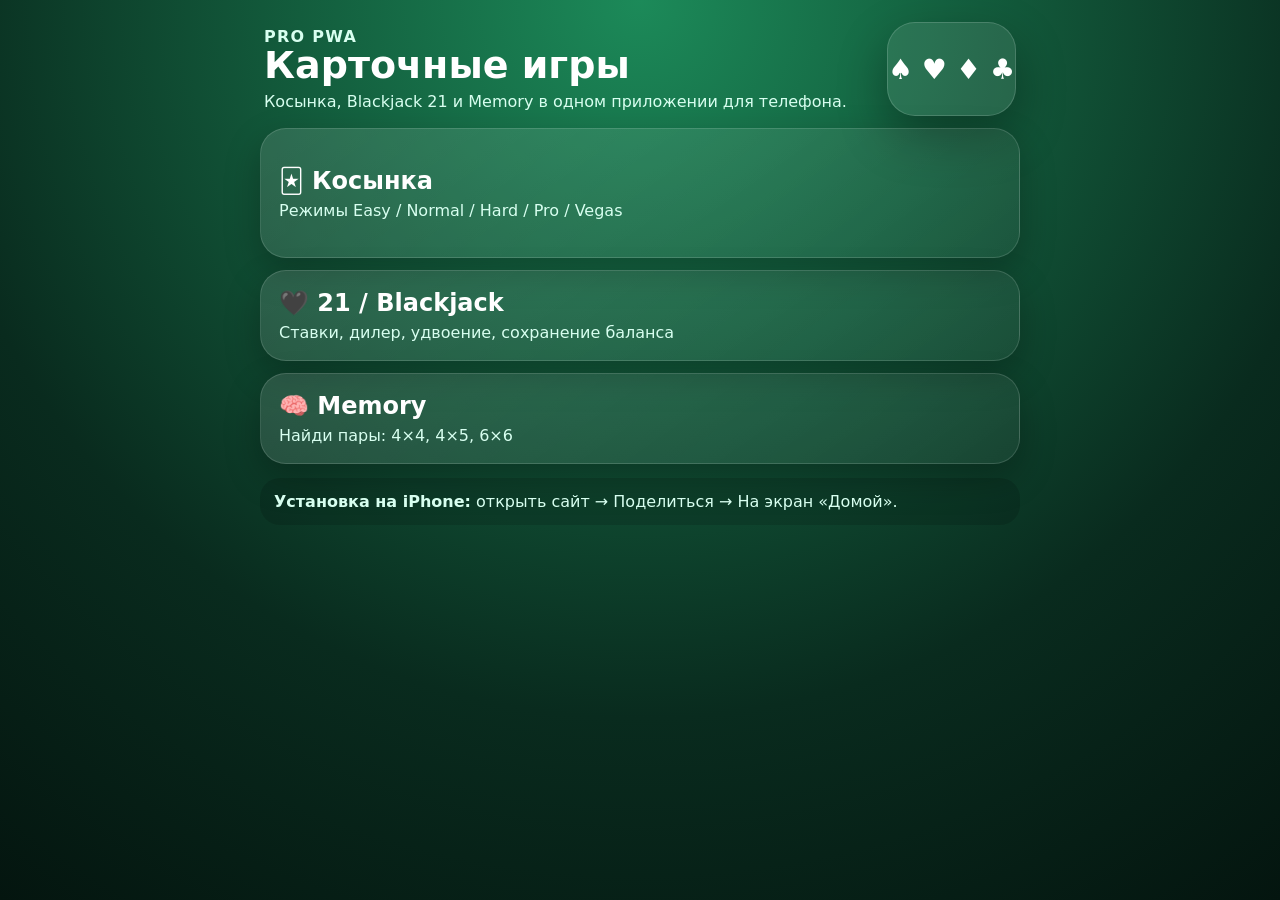
<file: index.html>
<!doctype html><html lang="ru"><head><meta charset="utf-8"><meta name="viewport" content="width=device-width,initial-scale=1,viewport-fit=cover,user-scalable=no"><meta name="theme-color" content="#092b1e"><title>Card Games PRO</title><link rel="manifest" href="manifest.json"><link rel="stylesheet" href="hub.css"></head><body>
<main class="hub"><section class="hero"><div><p class="eyebrow">PRO PWA</p><h1>Карточные игры</h1><p>Косынка, Blackjack 21 и Memory в одном приложении для телефона.</p></div><div class="chip">♠ ♥ ♦ ♣</div></section>
<section class="grid">
<a class="game big" href="solitaire.html"><b>🃏 Косынка</b><span>Режимы Easy / Normal / Hard / Pro / Vegas</span></a>
<a class="game" href="blackjack.html"><b>🖤 21 / Blackjack</b><span>Ставки, дилер, удвоение, сохранение баланса</span></a>
<a class="game" href="memory.html"><b>🧠 Memory</b><span>Найди пары: 4×4, 4×5, 6×6</span></a>
</section>
<section class="tips"><b>Установка на iPhone:</b> открыть сайт → Поделиться → На экран «Домой».</section>
</main><script>if('serviceWorker'in navigator)navigator.serviceWorker.register('sw.js');</script></body></html>
</file>
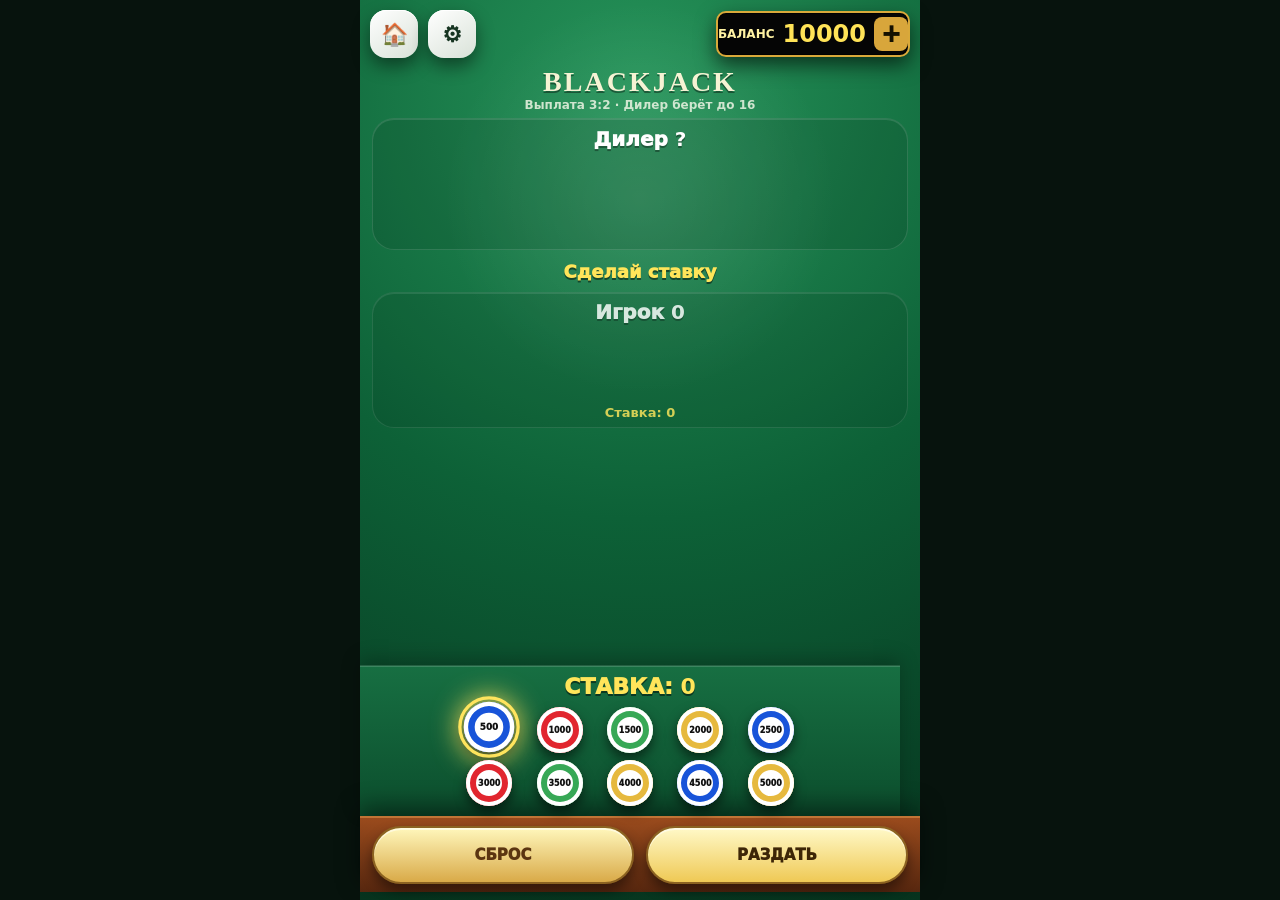
<file: blackjack.html>
<!doctype html>
<html lang="ru">
<head>
<meta charset="utf-8">
<meta name="viewport" content="width=device-width,initial-scale=1,viewport-fit=cover,user-scalable=no">
<meta name="theme-color" content="#0d5b35">
<title>Blackjack PRO</title>
<link rel="manifest" href="manifest.json">
<link rel="stylesheet" href="blackjack.css">
</head>
<body>
<main class="casino" id="casino">
  <header class="topbar">
    <button class="round home" id="homeBtn" aria-label="Игры">🏠</button>
    <button class="round" id="settingsBtn" aria-label="Настройки">⚙️</button>
    <div class="wallet"><span>Баланс</span><b id="balance">10000</b><button id="addMoney">+</button></div>
  </header>

  <section class="felt">
    <div class="table-title">
      <b>BLACKJACK</b>
      <span>Выплата 3:2 · Дилер берёт до 16</span>
    </div>

    <div class="dealer-zone zone">
      <div class="zone-title">Дилер <b id="dealerScore">?</b></div>
      <div id="dealerCards" class="cards"></div>
    </div>

    <div class="result" id="status">Сделай ставку</div>

    <div class="player-wrap">
      <div class="hand-zone zone active" data-hand="0">
        <div class="zone-title">Игрок <b id="playerScore0">0</b></div>
        <div id="playerCards0" class="cards"></div>
        <div class="hand-bet">Ставка: <b id="handBet0">0</b></div>
      </div>
      <div class="hand-zone zone" data-hand="1" id="splitHand">
        <div class="zone-title">Рука 2 <b id="playerScore1">0</b></div>
        <div id="playerCards1" class="cards"></div>
        <div class="hand-bet">Ставка: <b id="handBet1">0</b></div>
      </div>
    </div>
  </section>

  <div class="bet-panel">
      <div class="bet-line">СТАВКА: <b id="bet">0</b></div>
      <div class="chips">
        <button class="chip chip-blue" data-chip="500"><span>500</span></button>
        <button class="chip chip-red" data-chip="1000"><span>1000</span></button>
        <button class="chip chip-green" data-chip="1500"><span>1500</span></button>
        <button class="chip chip-gold" data-chip="2000"><span>2000</span></button>
        <button class="chip chip-blue" data-chip="2500"><span>2500</span></button>
        <button class="chip chip-red" data-chip="3000"><span>3000</span></button>
        <button class="chip chip-green" data-chip="3500"><span>3500</span></button>
        <button class="chip chip-gold" data-chip="4000"><span>4000</span></button>
        <button class="chip chip-blue" data-chip="4500"><span>4500</span></button>
        <button class="chip chip-gold" data-chip="5000"><span>5000</span></button>
      </div>
    </div>

  <nav class="actions pre" id="preActions">
    <button id="clearBet">СБРОС</button>
    <button class="gold" id="dealBtn">РАЗДАТЬ</button>
  </nav>

  <nav class="actions game" id="gameActions" hidden>
    <button id="insuranceBtn">СТРАХ.</button>
    <button id="splitBtn">РАЗДЕЛ</button>
    <button id="doubleBtn">x2</button>
    <button id="standBtn">СТОП</button>
    <button id="hitBtn">ЕЩЁ</button>
  </nav>

  <div class="modal" id="modal" hidden>
    <div class="modal-card">
      <div class="modal-head"><b id="modalTitle">Меню</b><button id="modalClose">×</button></div>
      <div id="modalBody" class="modal-body"></div>
    </div>
  </div>
</main>
<script src="blackjack.js"></script>
</body>
</html>
</file>
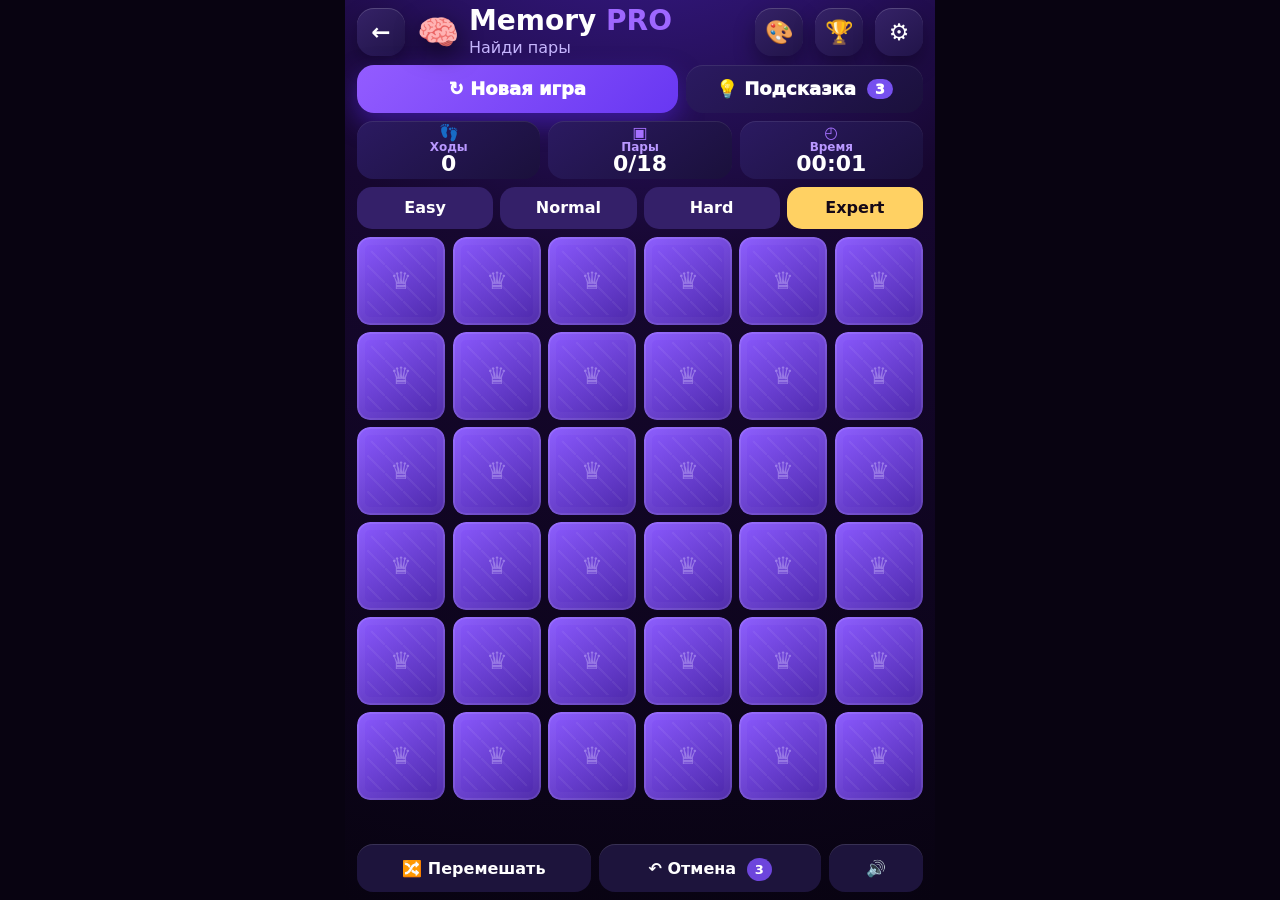
<file: memory.html>
<!doctype html>
<html lang="ru">
<head>
<meta charset="utf-8">
<meta name="viewport" content="width=device-width,initial-scale=1,viewport-fit=cover,user-scalable=no">
<meta name="theme-color" content="#120828">
<title>Memory PRO</title>
<link rel="manifest" href="manifest.json">
<link rel="stylesheet" href="memory.css">
</head>
<body>
<div id="app">
<section id="memory" class="screen memory-screen active">
  <header class="pro-head compact-head">
    <button class="icon-btn back">←</button>
    <div class="brand">
      <div class="brain">🧠</div>
      <div><h2>Memory <span>PRO</span></h2><p>Найди пары</p></div>
    </div>
    <button class="icon-btn" id="memTheme">🎨</button>
    <button class="icon-btn" id="memBestBtn">🏆</button>
    <button class="icon-btn" id="memSettings">⚙️</button>
  </header>

  <div class="compact-actions">
    <button id="memNew" class="new-btn">↻ Новая игра</button>
    <button id="memHint" class="hint-btn">💡 <span>Подсказка</span> <em id="hintCount">3</em></button>
  </div>

  <div class="mem-stats compact-stats">
    <div><span>👣</span><small>Ходы</small><b id="memMoves">0</b></div>
    <div><span>▣</span><small>Пары</small><b id="memPairs">0/18</b></div>
    <div><span>◴</span><small>Время</small><b id="memTime">00:00</b></div>
  </div>

  <div class="mode-tabs compact-tabs">
    <button data-memmode="easy">Easy</button>
    <button data-memmode="normal">Normal</button>
    <button data-memmode="hard">Hard</button>
    <button data-memmode="expert" class="on">Expert</button>
  </div>

  <div id="memoryGrid" class="memory-grid expert"></div>

  <div class="mem-bottom compact-bottom">
    <button id="memShuffle">🔀 Перемешать</button>
    <button id="memUndo">↶ Отмена <em id="undoCount">3</em></button>
    <button id="memSound">🔊</button>
  </div>

  <div id="modalBackdrop" class="modal-backdrop" hidden>
    <div class="modal-card">
      <div class="modal-head">
        <b id="modalTitle">Меню</b>
        <button id="modalClose">×</button>
      </div>
      <div id="modalBody" class="modal-body"></div>
    </div>
  </div>

  <span id="memModeLabel" hidden>Expert 6×6</span>
  <span id="memStars" hidden>⭐⭐⭐</span>
  <span id="memBest" hidden>—</span>
</section>
</div>
<script src="memory.js"></script>
</body>
</html>
</file>
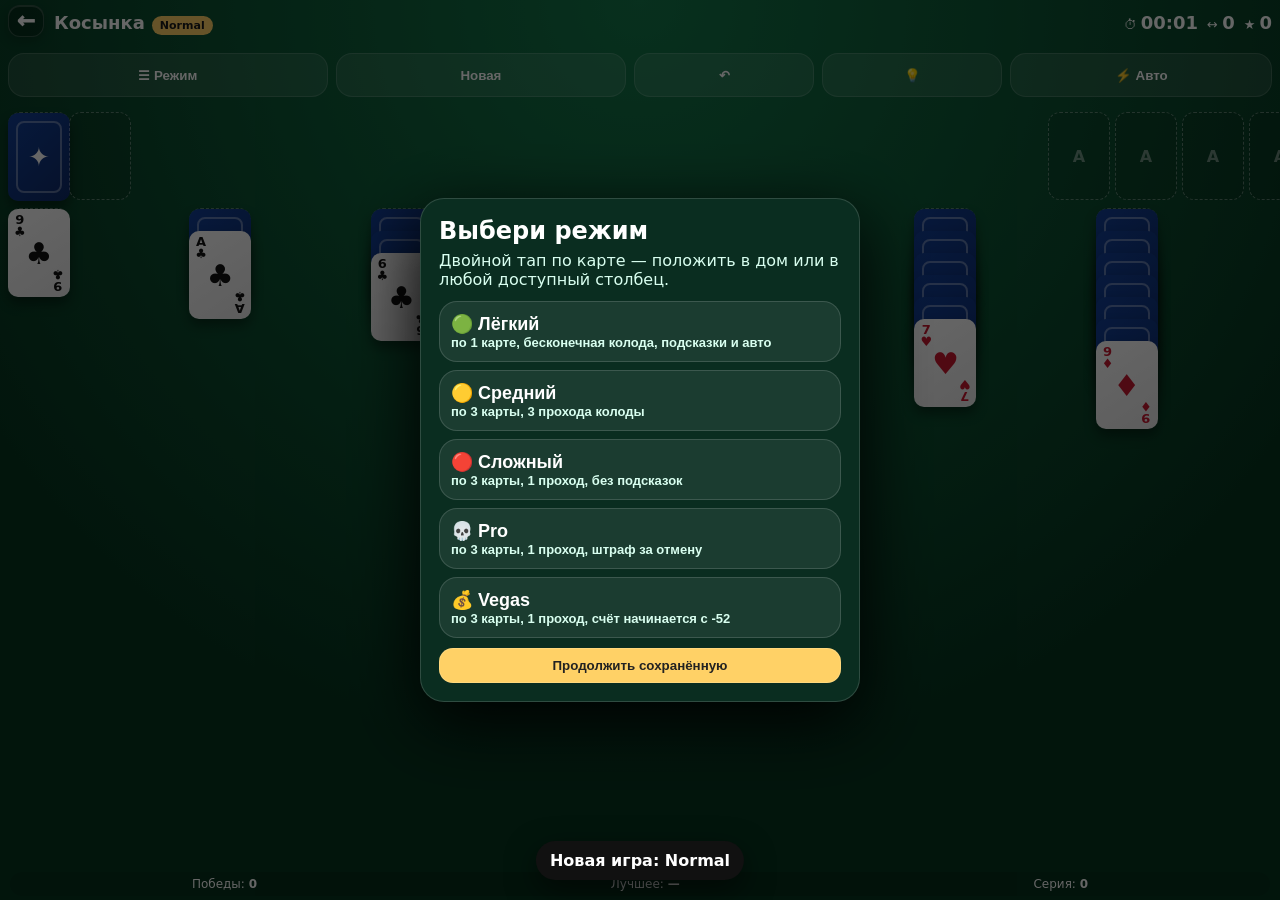
<file: solitaire.html>
<!doctype html><html lang="ru"><head><meta charset="utf-8"><meta name="viewport" content="width=device-width,initial-scale=1,viewport-fit=cover,user-scalable=no"><meta name="theme-color" content="#0b5f38"><title>Косынка PRO</title><link rel="manifest" href="manifest.json"><link rel="stylesheet" href="solitaire.css"></head><body>
<div id="app">
<header class="top"><a class="homeBtn" href="index.html" aria-label="Игры">←</a><div><b>Косынка</b><span id="modeBadge">Normal</span></div><div class="stats"><span>⏱ <b id="timer">00:00</b></span><span>↔ <b id="moves">0</b></span><span>★ <b id="score">0</b></span></div></header>
<section class="toolbar"><button id="menuBtn">☰ Режим</button><button id="newGame">Новая</button><button id="undo">↶</button><button id="hint">💡</button><button id="auto">⚡ Авто</button></section>
<main id="board"><div class="upper"><div class="slot stock" id="stock"></div><div class="slot waste" id="waste"></div><div class="spacer"></div><div class="foundations" id="foundations"></div></div><div class="tableau" id="tableau"></div></main>
<section class="bottom"><div>Победы: <b id="wins">0</b></div><div>Лучшее: <b id="best">—</b></div><div>Серия: <b id="streak">0</b></div></section>
</div>
<div id="modal" class="modal show"><div class="panel"><h2>Выбери режим</h2><p>Двойной тап по карте — положить в дом или в любой доступный столбец.</p><div class="modes" id="modes"></div><button id="continueBtn" class="wide">Продолжить сохранённую</button></div></div><div id="toast"></div><script src="solitaire_app.js"></script></body></html>
</file>
<file: hub.css>
*{box-sizing:border-box;-webkit-tap-highlight-color:transparent}body{margin:0;min-height:100dvh;font-family:system-ui,-apple-system,Segoe UI,Arial;background:radial-gradient(circle at top,#1c8a59,#092b1e 65%,#04150f);color:#fff;padding:env(safe-area-inset-top) 14px env(safe-area-inset-bottom)}.hub{max-width:760px;margin:auto}.hero{display:flex;justify-content:space-between;gap:14px;align-items:center;padding:22px 4px 12px}.eyebrow{margin:0 0 4px;color:#ffd166;font-weight:900;letter-spacing:.08em}.hero h1{font-size:38px;line-height:1;margin:0 0 8px}.hero p{margin:0;color:#d8fff0}.chip{min-width:94px;height:94px;border-radius:28px;background:#ffffff17;border:1px solid #ffffff28;display:flex;align-items:center;justify-content:center;text-align:center;font-size:28px;box-shadow:0 20px 50px #0005}.grid{display:grid;gap:12px}.game{display:block;text-decoration:none;color:#fff;padding:18px;border-radius:26px;background:linear-gradient(145deg,#ffffff1f,#ffffff0c);border:1px solid #ffffff24;box-shadow:0 14px 35px #0004}.game:active{transform:scale(.985)}.game b{display:block;font-size:24px;margin-bottom:6px}.game span{color:#d8fff0}.big{min-height:130px;display:flex;flex-direction:column;justify-content:center}.tips{margin-top:14px;padding:14px;border-radius:20px;background:#00000024;color:#d8fff0}button{font:inherit}
</file>
<file: blackjack.css>
*{box-sizing:border-box;-webkit-tap-highlight-color:transparent}
html,body{margin:0;height:100%;overflow:hidden;background:#07130d;color:#fff;font-family:system-ui,-apple-system,Segoe UI,Arial,sans-serif}
button{font:inherit;border:0;cursor:pointer}
.casino{
  height:100dvh;
  max-width:560px;
  margin:0 auto;
  padding:calc(env(safe-area-inset-top) + 8px) 10px calc(env(safe-area-inset-bottom) + 8px);
  display:flex;
  flex-direction:column;
  background:
    radial-gradient(circle at 50% 22%,rgba(255,255,255,.11),transparent 26%),
    radial-gradient(circle at 50% 10%,#26945a,#0d6137 50%,#07351f 100%);
  position:relative;
}
.topbar{height:52px;display:flex;align-items:center;gap:10px;flex:0 0 auto}
.round{
  width:48px;height:48px;border-radius:16px;background:linear-gradient(145deg,#ffffff,#d9e2d8);
  color:#173522;font-weight:1000;font-size:22px;box-shadow:0 8px 18px #0007,inset 0 1px #fff
}
.wallet{
  margin-left:auto;height:46px;min-width:190px;border-radius:10px;background:#050505;border:2px solid #d9a93a;
  display:flex;align-items:center;justify-content:center;gap:8px;box-shadow:0 8px 20px #0009,inset 0 0 0 1px #000;
  color:#ffe357;
}
.wallet span{font-size:12px;color:#fff2a3;font-weight:800;text-transform:uppercase}
.wallet b{font-size:24px;line-height:1}
.wallet button{width:34px;height:34px;border-radius:8px;background:#d8a63b;color:#151000;font-size:24px;font-weight:1000}

.felt{
  flex:1 1 auto;min-height:0;position:relative;padding:6px 2px 0;display:flex;flex-direction:column;align-items:center;
}
.table-title{text-align:center;margin:2px 0 4px;line-height:1}
.table-title b{display:block;font-family:Georgia,serif;font-size:32px;letter-spacing:2px;text-shadow:0 2px #0006;color:#f6f3d4}
.table-title span{font-weight:800;color:#e2efdc;font-size:13px;opacity:.9}
.zone{
  width:100%;border-radius:22px;background:rgba(0,0,0,.10);border:1px solid rgba(255,255,255,.12);
  box-shadow:inset 0 1px rgba(255,255,255,.12);padding:8px;margin:4px 0;
}
.zone-title{text-align:center;font-size:21px;font-weight:1000;text-shadow:0 2px #0005;margin-bottom:6px}
.cards{min-height:92px;display:flex;align-items:center;justify-content:center;gap:8px;flex-wrap:wrap}
.card{
  width:72px;height:98px;border-radius:13px;background:linear-gradient(145deg,#fff,#e9e9e9);color:#111;
  box-shadow:0 10px 18px #0008,inset 0 0 0 1px #ddd;position:relative;display:flex;align-items:center;justify-content:center;
  font-weight:1000;font-size:23px;transform:translateY(0);animation:deal .18s ease-out;
}
.card.red{color:#d61d3f}
.card .corner{position:absolute;left:7px;top:5px;font-size:16px;line-height:.95;text-align:center}
.card .big{font-size:28px}
.card.back{
  color:#fff;background:var(--back-gradient,linear-gradient(145deg,#154aa8,#0a2356));
  box-shadow:0 10px 18px #0008,inset 0 0 0 4px #ffffff26,inset 0 0 0 10px #00000013;
}
.card.back:after{content:var(--back-symbol,'✦');font-size:34px;opacity:.95}
body.back-red .card.back{--back-gradient:linear-gradient(145deg,#ba1931,#5b0713)}
body.back-dark .card.back{--back-gradient:linear-gradient(145deg,#30343d,#07090e)}
body.back-neon .card.back{--back-gradient:linear-gradient(145deg,#8b30ff,#1710a8);--back-symbol:'◆'}
body.card-minimal .card{border-radius:10px;box-shadow:0 6px 13px #0008}
body.card-casino .card{background:linear-gradient(145deg,#fffdf4,#e3dbc8);border:2px solid #d5b16b}
@keyframes deal{from{transform:translateY(-16px) scale(.92);opacity:.2}to{transform:translateY(0) scale(1);opacity:1}}

.result{
  min-height:38px;display:flex;align-items:center;justify-content:center;text-align:center;
  font-size:20px;font-weight:1000;text-shadow:0 2px #0007;color:#ffe55a;margin:2px 0;
}
.player-wrap{width:100%;display:grid;grid-template-columns:1fr;gap:6px}
.player-wrap.split{grid-template-columns:1fr 1fr}
.hand-zone{min-height:132px}
.hand-zone:not(.active){opacity:.82}
.hand-zone.active{outline:3px solid rgba(255,229,90,.75)}
#splitHand{display:none}
.player-wrap.split #splitHand{display:block}
.hand-bet{text-align:center;color:#ffe55a;font-size:14px;font-weight:900}

.bet-panel{width:100%;margin-top:auto;flex:0 0 auto}
.bet-line{text-align:center;font-size:24px;font-weight:1000;color:#ffe55a;text-shadow:0 2px #0007;margin:4px 0 8px}
.chips{display:grid;grid-template-columns:repeat(4,1fr);gap:12px;padding:0 18px 5px}
.chip{
  aspect-ratio:1/1;border-radius:50%;position:relative;background:#fff;color:#111;font-weight:1000;
  box-shadow:0 8px 17px #0007,inset 0 0 0 5px #fff,inset 0 0 0 12px currentColor;
}
.chip span{position:absolute;inset:30%;border-radius:50%;background:#fff;display:flex;align-items:center;justify-content:center;font-size:14px;color:#111}
.chip-blue{color:#1854d9}.chip-red{color:#e1262f}.chip-green{color:#37a856}.chip-gold{color:#e6b93e}
.chip:active{transform:scale(.94)}

.actions{
  flex:0 0 auto;display:grid;gap:8px;background:linear-gradient(180deg,#8a431b,#5a2c13);
  margin:0 -10px calc(env(safe-area-inset-bottom) * -1);padding:10px 12px calc(env(safe-area-inset-bottom) + 10px);
  border-top:3px solid #c17436;box-shadow:0 -9px 25px #0007;
}
.actions.pre{grid-template-columns:repeat(4,1fr)}
.actions.game{grid-template-columns:repeat(5,1fr)}
.actions button{
  height:54px;border-radius:999px;background:linear-gradient(#fff7bc,#d9aa48);color:#5b3511;
  font-weight:1000;font-size:15px;box-shadow:0 7px 13px #0007,inset 0 2px #fff8;border:2px solid #8b6221;
}
.actions .gold{background:linear-gradient(#fff9c8,#efc955);color:#3d2607}
.actions button:disabled{opacity:.45;filter:grayscale(1)}

.modal{position:fixed;inset:0;background:#0009;z-index:20;display:flex;align-items:center;justify-content:center;padding:16px}
.modal[hidden]{display:none}
.modal-card{width:min(450px,100%);border-radius:24px;background:linear-gradient(145deg,#16351f,#09170e);border:1px solid #ffffff24;box-shadow:0 20px 80px #000;overflow:hidden}
.modal-head{display:flex;align-items:center;justify-content:space-between;padding:15px 17px;border-bottom:1px solid #ffffff18}
.modal-head b{font-size:22px}.modal-head button{width:38px;height:38px;border-radius:12px;background:#ffffff22;color:#fff;font-size:25px}
.modal-body{padding:15px;display:grid;gap:10px}
.modal-body button{min-height:48px;border-radius:15px;background:#ffffff16;color:#fff;font-weight:900;text-align:left;padding:0 14px}
.modal-body .line{padding:10px;border-radius:14px;background:#ffffff10;display:flex;justify-content:space-between;gap:12px}
.modal-body .danger{background:#743127}
.modal-body h4{margin:8px 0 0;color:#ffe55a}

@media(max-height:760px){
  .topbar{height:46px}.round{width:42px;height:42px}.wallet{height:42px}.table-title b{font-size:25px}.table-title span{font-size:11px}
  .zone-title{font-size:18px;margin-bottom:3px}.cards{min-height:78px}.card{width:60px;height:82px;font-size:20px}.card .big{font-size:24px}.card .corner{font-size:13px}
  .hand-zone{min-height:110px}.result{min-height:30px;font-size:17px}.bet-line{font-size:20px;margin:2px 0 5px}
  .chips{gap:10px;padding:0 34px 4px}.actions button{height:48px;font-size:13px}
}
@media(max-width:430px){
  .casino{padding-left:8px;padding-right:8px}.wallet{min-width:150px}.wallet b{font-size:20px}.table-title b{font-size:26px}
  .chips{padding-left:36px;padding-right:36px}.actions.game{grid-template-columns:repeat(5,1fr);gap:5px;padding-left:6px;padding-right:6px}
  .actions button{font-size:12px}.chip span{font-size:12px}
}


/* V6.8.1 BLACKJACK UI FIX */
.casino{
  gap:0!important;
}
.felt{
  padding-bottom:6px!important;
}
.player-wrap{
  margin-bottom:6px!important;
}
.hand-zone{
  min-height:118px!important;
  padding:7px!important;
}
.player-wrap.split .hand-zone{
  min-height:160px!important;
}
.cards{
  min-height:78px!important;
  gap:7px!important;
}
.card{
  animation:cardDeal .28s cubic-bezier(.2,.9,.2,1) both!important;
}
.card:nth-child(1){animation-delay:.02s!important}
.card:nth-child(2){animation-delay:.08s!important}
.card:nth-child(3){animation-delay:.14s!important}
.card:nth-child(4){animation-delay:.20s!important}
.card:nth-child(5){animation-delay:.26s!important}
@keyframes cardDeal{
  0%{opacity:0;transform:translateY(-38px) scale(.82) rotate(-4deg)}
  70%{opacity:1;transform:translateY(4px) scale(1.03) rotate(1deg)}
  100%{opacity:1;transform:translateY(0) scale(1) rotate(0)}
}
.bet-panel{
  margin-top:0!important;
  background:rgba(0,0,0,.10);
  border:1px solid rgba(255,255,255,.10);
  border-radius:18px;
  padding:6px 8px 8px;
}
.bet-line{
  font-size:20px!important;
  margin:0 0 6px!important;
}
.chips{
  padding:0 28px!important;
  gap:12px!important;
}
.chip{
  max-width:72px;
  margin:auto;
}
.actions{
  position:static!important;
  margin:0 -10px calc(env(safe-area-inset-bottom) * -1)!important;
  padding:8px 12px calc(env(safe-area-inset-bottom) + 8px)!important;
  border-top:2px solid #c17436!important;
}
.actions.pre{
  grid-template-columns:1fr 1fr!important;
}
.actions.game{
  grid-template-columns:repeat(5,1fr)!important;
}
.actions button{
  height:48px!important;
  font-size:13px!important;
  white-space:nowrap;
}
.result{
  min-height:30px!important;
  font-size:18px!important;
}
.zone-title{
  font-size:20px!important;
  margin-bottom:3px!important;
}
.table-title{
  margin-bottom:2px!important;
}
.table-title b{
  font-size:28px!important;
}
.table-title span{
  font-size:12px!important;
}
.hand-bet{
  font-size:13px!important;
}
@media(max-height:760px){
  .topbar{height:42px!important}
  .round{width:40px!important;height:40px!important}
  .wallet{height:40px!important}
  .wallet b{font-size:19px!important}
  .table-title b{font-size:23px!important}
  .table-title span{font-size:10px!important}
  .zone{margin:2px 0!important}
  .hand-zone{min-height:96px!important}
  .player-wrap.split .hand-zone{min-height:130px!important}
  .card{width:52px!important;height:72px!important;font-size:18px!important;border-radius:10px!important}
  .card .big{font-size:21px!important}
  .card .corner{font-size:12px!important}
  .cards{min-height:62px!important;gap:5px!important}
  .chips{padding:0 42px!important;gap:10px!important}
  .chip{max-width:56px!important}
  .chip span{font-size:10px!important}
  .actions button{height:42px!important;font-size:11px!important}
}
@media(max-width:430px){
  .chips{padding-left:38px!important;padding-right:38px!important}
  .actions.game{gap:4px!important}
  .actions button{font-size:11px!important}
}


/* V6.8.2 BLACKJACK BOTTOM CONTROLS */
.actions[hidden],
#gameActions[hidden],
#preActions[hidden]{
  display:none!important;
}

.felt{
  flex:1 1 auto!important;
  min-height:0!important;
  padding-bottom:4px!important;
}
.dealer-zone{
  min-height:132px!important;
}
.hand-zone{
  min-height:132px!important;
}
.player-wrap.split .hand-zone{
  min-height:168px!important;
}

.bet-panel{
  flex:0 0 auto!important;
  margin:0 -10px!important;
  border-radius:0!important;
  border-left:0!important;
  border-right:0!important;
  border-bottom:0!important;
  background:linear-gradient(180deg,#176f42,#0c4e2d)!important;
  padding:8px 12px 10px!important;
  box-shadow:0 -6px 18px rgba(0,0,0,.24), inset 0 1px rgba(255,255,255,.16)!important;
}
.bet-line{
  font-size:22px!important;
  margin:0 0 8px!important;
}
.chips{
  display:grid!important;
  grid-template-columns:repeat(4,1fr)!important;
  gap:12px!important;
  padding:0 18px!important;
}
.chip{
  width:68px!important;
  height:68px!important;
  max-width:68px!important;
  margin:auto!important;
  box-shadow:0 8px 17px #0008,inset 0 0 0 6px #fff,inset 0 0 0 15px currentColor!important;
}
.chip span{
  inset:29%!important;
  font-size:13px!important;
  font-weight:1000!important;
}

.actions{
  flex:0 0 auto!important;
  position:static!important;
  margin:0 -10px calc(env(safe-area-inset-bottom) * -1)!important;
  padding:8px 12px calc(env(safe-area-inset-bottom) + 8px)!important;
  background:linear-gradient(180deg,#9a4b1d,#57270f)!important;
}
.actions.pre{
  grid-template-columns:1fr 1fr!important;
  gap:12px!important;
}
.actions.game{
  grid-template-columns:repeat(5,1fr)!important;
  gap:6px!important;
}
.actions button{
  height:54px!important;
  border-radius:999px!important;
  font-size:13px!important;
}
.actions.pre button{
  height:58px!important;
  font-size:15px!important;
}

#preActions + #gameActions{
  margin-top:0!important;
}

@media(max-height:760px){
  .dealer-zone{min-height:112px!important}
  .hand-zone{min-height:112px!important}
  .player-wrap.split .hand-zone{min-height:138px!important}
  .bet-panel{padding:6px 10px 8px!important}
  .bet-line{font-size:19px!important;margin-bottom:6px!important}
  .chip{width:56px!important;height:56px!important;max-width:56px!important}
  .chip span{font-size:11px!important}
  .actions button{height:44px!important;font-size:11px!important}
  .actions.pre button{height:48px!important;font-size:13px!important}
}
@media(max-width:430px){
  .chips{padding:0 28px!important;gap:8px!important}
  .chip{width:58px!important;height:58px!important;max-width:58px!important}
  .actions{padding-left:8px!important;padding-right:8px!important}
  .actions.game{gap:5px!important}
  .actions button{font-size:10.5px!important}
}


/* V6.8.4 VERIFIED CHIP GRID */
.bet-panel .chips{
  display:grid!important;
  grid-template-columns:repeat(5, 1fr)!important;
  grid-template-rows:repeat(2, auto)!important;
  gap:7px 8px!important;
  padding:0 8px!important;
  max-width:360px!important;
  margin:0 auto!important;
  justify-items:center!important;
}
.bet-panel .chip{
  width:46px!important;
  height:46px!important;
  min-width:46px!important;
  max-width:46px!important;
  aspect-ratio:1/1!important;
  margin:0!important;
  border-radius:50%!important;
  box-shadow:0 6px 12px #0008,inset 0 0 0 4px #fff,inset 0 0 0 10px currentColor!important;
}
.bet-panel .chip span{
  inset:26%!important;
  font-size:8px!important;
  font-weight:1000!important;
}
.bet-panel .chip.selected{
  transform:translateY(-3px) scale(1.1)!important;
  filter:drop-shadow(0 0 10px #ffe45d)!important;
}
.bet-panel .chip.selected::after{
  content:''!important;
  position:absolute!important;
  inset:-5px!important;
  border-radius:50%!important;
  border:3px solid #ffe45d!important;
  pointer-events:none!important;
}
@media(max-width:430px){
  .bet-panel .chips{max-width:330px!important;gap:6px!important;padding:0 4px!important}
  .bet-panel .chip{width:42px!important;height:42px!important;min-width:42px!important;max-width:42px!important}
  .bet-panel .chip span{font-size:7.5px!important}
}


/* V6.8.5 CHIP SELECT FIX */
.bet-panel .chip.selected{
  transform:translateY(-3px) scale(1.1)!important;
  filter:drop-shadow(0 0 12px #ffe45d)!important;
}
.bet-panel .chip.selected::after{
  content:''!important;
  position:absolute!important;
  inset:-5px!important;
  border-radius:50%!important;
  border:3px solid #ffe45d!important;
  pointer-events:none!important;
}


/* V6.8.6 LAST BET */
.actions.pre{
  grid-template-columns:1fr 1fr 1fr!important;
}
#repeatBet{
  background:linear-gradient(#f7edb3,#d9aa48)!important;
}
@media(max-width:430px){
  .actions.pre button{
    font-size:12px!important;
  }
}


/* V6.8.7 AUTO LAST BET */
.actions.pre{
  grid-template-columns:1fr 1fr!important;
}
</file>
<file: memory.css>
*{box-sizing:border-box;-webkit-tap-highlight-color:transparent}
html,body{margin:0;height:100%;overflow:hidden;background:#080311;color:#fff;font-family:Inter,system-ui,-apple-system,Segoe UI,Arial,sans-serif}
button{font:inherit;border:0;color:#fff;cursor:pointer;touch-action:manipulation}
#app{height:100%;max-width:560px;margin:0 auto;background:radial-gradient(circle at 50% -10%,#4d26b8 0,#180936 44%,#070211 100%);overflow:hidden;position:relative}
.screen{display:none;height:100%;overflow:auto;padding:14px}
.screen.active{display:block}
.hub-top{padding:18px 4px 10px}.hub-top h1{font-size:34px;margin:0}.hub-top span,.pro-head span{color:#9e67ff}.hub-top p{margin:5px 0;color:#cbb9ff}
.hub-grid{display:grid;gap:14px}.hub-card{min-height:122px;border-radius:28px;text-align:left;padding:25px;background:linear-gradient(135deg,#6e48ee,#241157);box-shadow:0 18px 40px #0009,inset 0 1px #ffffff30}.hub-card b{font-size:25px}.hub-card small{display:block;color:#d9ceff;margin-top:8px;font-size:15px}
.icon-btn{width:54px;height:54px;border-radius:18px;background:linear-gradient(145deg,#352267,#211449);box-shadow:inset 0 1px #ffffff2b,0 10px 22px #0005;font-size:27px;font-weight:900;flex:0 0 auto}
.game-head,.pro-head{display:flex;align-items:center;gap:12px;margin:9px 0 16px}.game-head h2,.pro-head h2{margin:0;font-size:28px;line-height:1}.game-head p,.pro-head p{margin:3px 0 0;color:#c8b8ff}.game-head>div{flex:1}.brand{display:flex;align-items:center;gap:12px;flex:1}.brain{font-size:42px;filter:drop-shadow(0 8px 12px #0009)}
.memory-screen{background:radial-gradient(circle at 50% -25%,#4320aa 0,#16072f 42%,#080311 100%)}
.hero-panel{display:grid;grid-template-columns:1.1fr 1fr 1.1fr;align-items:center;gap:12px;background:linear-gradient(120deg,#2d1b61,#1a1038);border:1px solid #ffffff1b;border-radius:24px;padding:14px;margin-bottom:12px;box-shadow:inset 0 1px #ffffff16}
.hero-mode{display:flex;align-items:center;gap:10px;border-right:1px solid #ffffff18}.mini-icon{font-size:30px;color:#9b68ff}.hero-panel small,.mem-stats small,.bj-scorebar small,.sol-scorebar small{display:block;color:#b998ff;font-weight:800;font-size:13px}.hero-panel b{font-size:22px}.hero-best{text-align:center;border-right:1px solid #ffffff18}.hero-best b{font-size:15px}.new-btn{height:62px;border-radius:20px;background:linear-gradient(135deg,#915dff,#6337ed);font-size:20px;font-weight:1000;box-shadow:0 10px 24px #5124d388}
.mem-stats{display:grid;grid-template-columns:1fr 1fr 1fr 1.1fr;gap:10px;margin-bottom:12px}.mem-stats div,.hint-btn{height:76px;border-radius:19px;background:linear-gradient(145deg,#2b1a61,#1a103b);display:grid;place-items:center;box-shadow:inset 0 1px #ffffff16}.mem-stats span{font-size:22px;color:#a671ff}.mem-stats b{font-size:22px}.hint-btn{font-weight:900;font-size:17px;color:#d9cbff}.hint-btn em,.mem-bottom em{font-style:normal;background:#6d45dc;border-radius:50%;font-size:13px;padding:4px 8px;margin-left:5px}
.mode-tabs{display:grid;grid-template-columns:repeat(4,1fr);gap:8px;margin-bottom:12px}.mode-tabs button{height:42px;border-radius:16px;background:#342069;font-weight:900}.mode-tabs .on{background:#ffd163;color:#140817}
.memory-grid{display:grid;gap:10px;align-content:start;overflow:visible;padding-bottom:78px}.memory-grid.easy,.memory-grid.normal,.memory-grid.hard{grid-template-columns:repeat(4,1fr)}.memory-grid.expert{grid-template-columns:repeat(6,1fr);gap:7px}
.mem-card{aspect-ratio:1/1;border-radius:18px;position:relative;padding:0;background:transparent;transform:none!important;transition:none!important;contain:layout paint;will-change:auto}.mem-inner{position:absolute;inset:0;border-radius:inherit;transform-style:preserve-3d;transition:transform .24s ease}.mem-card.open .mem-inner,.mem-card.matched .mem-inner{transform:rotateY(180deg)}.mem-face{position:absolute;inset:0;border-radius:inherit;backface-visibility:hidden;display:grid;place-items:center;overflow:hidden}.mem-front{background:linear-gradient(145deg,#8b5aff,#4b27a8);box-shadow:inset 0 0 0 3px #ffffff1b,inset 0 0 0 11px #ffffff08,0 9px 18px #0008}.mem-front:after{content:'♛';font-size:34px;color:#d6c6ff;opacity:.42}.mem-front:before{content:'';position:absolute;inset:10px;border-radius:14px;background:linear-gradient(45deg,transparent 45%,#ffffff0d 46%,#ffffff0d 54%,transparent 55%);background-size:18px 18px}.mem-back{transform:rotateY(180deg);font-size:38px;background:linear-gradient(145deg,#fff5c1,#bff5d6);box-shadow:inset 0 0 0 5px #ffffffa0,0 9px 20px #0008}.mem-card.matched .mem-back{outline:4px solid #68ffb5}.mem-card.hint .mem-inner{filter:drop-shadow(0 0 14px #ffd866)}.memory-grid.expert .mem-back{font-size:26px}.memory-grid.expert .mem-front:after{font-size:25px}
.mem-bottom{position:sticky;bottom:0;display:grid;grid-template-columns:1fr 1fr .48fr;gap:10px;padding:9px 0 0;background:linear-gradient(transparent,#080311 35%)}.mem-bottom button{height:52px;border-radius:17px;background:#1d143c;font-weight:900;box-shadow:inset 0 1px #ffffff1f}
.bj-scorebar,.sol-scorebar{display:grid;grid-template-columns:repeat(3,1fr);gap:9px;margin-bottom:12px}.bj-scorebar div,.sol-scorebar div{background:#22134e;border-radius:18px;text-align:center;padding:11px}.bj-scorebar b,.sol-scorebar b{display:block;font-size:22px}.bj-table{display:grid;gap:12px}.bj-zone{min-height:170px;border-radius:24px;background:linear-gradient(145deg,#171032,#0e0921);border:1px solid #ffffff18;padding:14px}.bj-zone h3{margin:0 0 10px}.bj-cards{display:flex;gap:9px;flex-wrap:wrap}.bj-card{width:68px;height:98px;border-radius:13px;background:#fff;color:#111;display:grid;place-items:center;font-size:22px;font-weight:1000;box-shadow:0 9px 18px #0008}.bj-card.red{color:#d91d45}.bj-card.hide{background:linear-gradient(145deg,#8a5dff,#392077);color:#e8ddff}.bj-status{text-align:center;border-radius:19px;background:#2a185d;padding:16px;font-weight:1000;font-size:20px}.bj-actions,.sol-actions{position:sticky;bottom:0;display:grid;grid-template-columns:repeat(4,1fr);gap:8px;padding-top:10px;background:linear-gradient(transparent,#080311 35%)}.bj-actions button,.sol-actions button{height:53px;border-radius:17px;background:#7c55ff;font-weight:1000}.bj-actions button:first-child{background:#7ef0a7;color:#082313}.bj-actions button:disabled{opacity:.45}
.solitaire-head .home-left{order:0}.sol-board{height:calc(100vh - 225px);min-height:510px;background:#081324;border:1px solid #ffffff18;border-radius:24px;padding:10px;overflow:hidden;display:grid;grid-template-rows:92px 1fr;gap:12px}.sol-top,.sol-cols{display:grid;grid-template-columns:repeat(7,1fr);gap:7px}.pile{border:1px dashed #ffffff35;border-radius:10px;min-height:82px;position:relative}.sol-card{position:absolute;left:0;right:0;height:82px;border-radius:10px;background:#fff;color:#111;display:flex;align-items:flex-start;justify-content:center;padding-top:8px;font-weight:1000;font-size:16px;box-shadow:0 5px 10px #0009;border:1px solid #e3e3e3}.sol-card.red{color:#d82049}.sol-card.closed{background:linear-gradient(145deg,#8a5cff,#31206c);color:#eee}.sol-card.sel{outline:3px solid #6cffb0}
@media(max-width:430px){.screen{padding:12px}.pro-head{gap:8px}.icon-btn{width:44px;height:44px;border-radius:15px;font-size:22px}.brain{font-size:36px}.pro-head h2,.game-head h2{font-size:24px}.hero-panel{grid-template-columns:1fr;padding:12px}.hero-mode,.hero-best{border-right:0;border-bottom:1px solid #ffffff18;padding-bottom:9px}.mem-stats{grid-template-columns:repeat(3,1fr)}.hint-btn{grid-column:1/4;height:48px}.memory-grid{gap:8px}.mem-card{border-radius:15px}.mem-back{font-size:32px}.bj-actions{grid-template-columns:repeat(2,1fr)}.sol-board{height:calc(100vh - 220px)}}
/* NEW UI THEMES */
#solitaire{background:linear-gradient(#1c6b3f,#0c3d25);}
#solBoard{background:linear-gradient(#155c35,#062e1a);}
.sol-scorebar div{background:#0e4a2b}

#blackjack{background:linear-gradient(#2d3e5c,#0b1220);}
.bj-zone{background:linear-gradient(#3a4a65,#1b2436);}
.bj-status{background:#2b3c58}
.bj-actions button{background:#1e2c44}
.bj-actions button:first-child{background:#f3b84a;color:#000}


/* V6.5 MEMORY FIT SCREEN */
html,body{height:100%;overflow:hidden}
#app{height:100dvh;max-width:590px}
.memory-screen{
  height:100dvh;
  overflow:hidden!important;
  padding:calc(env(safe-area-inset-top) + 8px) 12px calc(env(safe-area-inset-bottom) + 8px)!important;
  display:flex!important;
  flex-direction:column;
}
.compact-head{
  margin:0 0 8px!important;
  flex:0 0 auto;
}
.compact-head .icon-btn{
  width:48px;
  height:48px;
  border-radius:17px;
  font-size:23px;
}
.compact-head .brand{
  gap:10px;
  min-width:0;
}
.compact-head .brain{font-size:34px}
.compact-head h2{
  font-size:28px!important;
  line-height:.95!important;
}
.compact-head p{font-size:16px}

.hero-panel{display:none!important}

.compact-actions{
  display:grid;
  grid-template-columns:1.15fr .85fr;
  gap:8px;
  flex:0 0 auto;
  margin-bottom:8px;
}
.compact-actions .new-btn,
.compact-actions .hint-btn{
  height:48px!important;
  border-radius:17px!important;
  font-size:18px!important;
  font-weight:1000;
  display:flex!important;
  align-items:center;
  justify-content:center;
  gap:6px;
  margin:0!important;
}
.compact-actions .new-btn{
  background:linear-gradient(135deg,#935cff,#6837f2)!important;
}
.compact-actions .hint-btn{
  background:linear-gradient(145deg,#2b1a61,#1a103b)!important;
  color:#fff!important;
}
.compact-actions .hint-btn em{
  font-style:normal;
  background:#7650ef;
  border-radius:999px;
  padding:2px 8px;
  font-size:14px;
}

.compact-stats{
  grid-template-columns:repeat(3,1fr)!important;
  gap:8px!important;
  margin-bottom:8px!important;
  flex:0 0 auto;
}
.compact-stats div{
  height:58px!important;
  border-radius:16px!important;
  display:grid!important;
  place-items:center!important;
  padding:4px!important;
}
.compact-stats span{font-size:16px!important;line-height:1!important}
.compact-stats small{font-size:12px!important;line-height:1!important}
.compact-stats b{font-size:22px!important;line-height:1!important}

.compact-tabs{
  gap:7px!important;
  margin-bottom:8px!important;
  flex:0 0 auto;
}
.compact-tabs button{
  height:42px!important;
  border-radius:15px!important;
  font-size:16px!important;
}

.memory-grid{
  flex:1 1 auto;
  min-height:0;
  padding:0 0 6px!important;
  overflow:hidden!important;
  align-content:start!important;
  justify-content:center;
}
.memory-grid.expert{
  grid-template-columns:repeat(6,1fr)!important;
  gap:7px!important;
}
.memory-grid.hard,
.memory-grid.normal,
.memory-grid.easy{
  grid-template-columns:repeat(4,1fr)!important;
  gap:9px!important;
}
.memory-grid.expert .mem-card{
  border-radius:13px!important;
}
.memory-grid.expert .mem-back{
  font-size:24px!important;
}
.memory-grid.expert .mem-front:after{
  font-size:24px!important;
}
.mem-card{
  min-width:0!important;
  transform:none!important;
  transition:none!important;
}
.mem-inner{
  transition:transform .22s ease!important;
}
.mem-front{
  box-shadow:inset 0 0 0 2px #ffffff18,inset 0 0 0 8px #ffffff07,0 6px 13px #0008!important;
}
.mem-back{
  box-shadow:inset 0 0 0 4px #ffffffa0,0 6px 13px #0008!important;
}

.compact-bottom{
  position:static!important;
  flex:0 0 auto;
  padding:0!important;
  background:none!important;
  grid-template-columns:1.05fr 1fr .42fr!important;
  gap:8px!important;
}
.compact-bottom button{
  height:48px!important;
  border-radius:16px!important;
  font-size:16px!important;
}

.modal-backdrop{
  position:fixed;
  inset:0;
  z-index:9999;
  background:rgba(0,0,0,.58);
  display:flex;
  align-items:center;
  justify-content:center;
  padding:18px;
}
.modal-backdrop[hidden]{display:none!important}
.modal-card{
  width:min(430px,100%);
  border-radius:24px;
  background:linear-gradient(145deg,#2b1a61,#120927);
  border:1px solid rgba(255,255,255,.18);
  box-shadow:0 24px 80px rgba(0,0,0,.65);
  overflow:hidden;
}
.modal-head{
  display:flex;
  align-items:center;
  justify-content:space-between;
  padding:16px 18px;
  border-bottom:1px solid rgba(255,255,255,.12);
}
.modal-head b{font-size:22px}
.modal-head button{
  width:38px;
  height:38px;
  border-radius:14px;
  background:rgba(255,255,255,.12);
  font-size:26px;
  line-height:1;
}
.modal-body{
  padding:16px;
  display:grid;
  gap:10px;
}
.modal-body button{
  min-height:48px;
  border-radius:16px;
  background:#35206f;
  font-weight:900;
  text-align:left;
  padding:0 15px;
}
.modal-body .danger{background:#6f2038}
.modal-body .info{
  background:rgba(255,255,255,.08);
  border-radius:16px;
  padding:12px;
  color:#d7ccff;
  line-height:1.45;
}

body.theme-dark #app{background:radial-gradient(circle at top,#26314f,#090d18 55%,#03050b)}
body.theme-dark .memory-screen{background:radial-gradient(circle at top,#26314f,#090d18 55%,#03050b)}
body.theme-neon #app{background:radial-gradient(circle at top,#7d1fff,#16002f 55%,#07000f)}
body.theme-neon .memory-screen{background:radial-gradient(circle at top,#7d1fff,#16002f 55%,#07000f)}
body.theme-green #app{background:radial-gradient(circle at top,#1d8f5d,#062819 60%,#020d08)}
body.theme-green .memory-screen{background:radial-gradient(circle at top,#1d8f5d,#062819 60%,#020d08)}

@media(max-height:760px){
  .compact-head .icon-btn{width:42px;height:42px;border-radius:15px;font-size:20px}
  .compact-head .brain{font-size:30px}
  .compact-head h2{font-size:24px!important}
  .compact-head p{font-size:13px}
  .compact-actions .new-btn,.compact-actions .hint-btn{height:42px!important;font-size:16px!important}
  .compact-stats div{height:50px!important}
  .compact-stats b{font-size:19px!important}
  .compact-tabs button{height:38px!important;font-size:15px!important}
  .compact-bottom button{height:42px!important;font-size:15px!important}
  .memory-grid.expert{gap:6px!important}
}
@media(max-width:430px){
  .memory-screen{padding-left:10px!important;padding-right:10px!important}
  .compact-head{gap:7px!important}
  .compact-head .icon-btn{width:42px;height:42px;border-radius:15px;font-size:20px}
  .compact-head .brain{font-size:28px}
  .compact-head h2{font-size:24px!important}
  .compact-head p{font-size:13px}
  .compact-actions{grid-template-columns:1fr .86fr}
  .compact-actions .hint-btn span{display:none}
  .memory-grid.expert{gap:6px!important}
  .compact-bottom button{font-size:14px!important}
}
</file>
<file: solitaire.css>
*{box-sizing:border-box;-webkit-tap-highlight-color:transparent}html,body{margin:0;height:100%;overflow:hidden;font-family:system-ui,-apple-system,Segoe UI,Arial;background:radial-gradient(circle at top,#14784b,#06351f 70%);color:#fff;touch-action:none}button{border:0;border-radius:14px;padding:10px 12px;background:#ffffff18;color:white;font-weight:800;box-shadow:inset 0 0 0 1px #ffffff25}button:active{transform:scale(.97)}#app{height:100dvh;padding:env(safe-area-inset-top) 8px env(safe-area-inset-bottom);display:flex;flex-direction:column;gap:7px}.top{display:flex;align-items:center;justify-content:space-between;font-size:14px}.top b:first-child{font-size:18px}.stats{display:flex;gap:9px;font-size:13px}.toolbar{display:grid;grid-template-columns:1.2fr 1fr .65fr .65fr .9fr;gap:6px}.bottom{display:flex;justify-content:space-around;font-size:12px;background:#0000001d;border-radius:14px;padding:5px}#modeBadge{margin-left:7px;background:#ffd166;color:#1a1a1a;border-radius:999px;padding:3px 8px;font-size:11px;font-weight:900}#board{flex:1;min-height:0}.upper{display:grid;grid-template-columns:54px 96px 1fr 224px;gap:7px;align-items:start;margin-top:2px}.slot,.foundation,.pile{border:1px dashed #ffffff55;border-radius:12px;background:#00000018;position:relative}.slot,.foundation{height:78px}.foundations{display:grid;grid-template-columns:repeat(4,1fr);gap:5px}.foundation{display:flex;align-items:center;justify-content:center;color:#ffffff69;font-weight:900}.tableau{display:grid;grid-template-columns:repeat(7,1fr);gap:5px;margin-top:8px;height:calc(100dvh - 205px)}.pile{min-height:100%;overflow:visible}.card{width:54px;height:78px;border-radius:10px;background:linear-gradient(145deg,#fff,#e9e9e9);position:absolute;left:50%;transform:translateX(-50%);color:#111;box-shadow:0 4px 10px #0006, inset 0 0 0 1px #0001;font-weight:900;user-select:none;touch-action:none}.card.red{color:#c7182f}.card.back{background:linear-gradient(135deg,#123f98,#0d2a68);box-shadow:inset 0 0 0 3px #ffffff25,0 4px 10px #0006}.card.back:after{content:'✦';position:absolute;inset:8px;border:2px solid #ffffff55;border-radius:8px;display:flex;align-items:center;justify-content:center;color:#fff;font-size:26px}.topv,.bot{position:absolute;font-size:13px;line-height:12px;text-align:center}.topv{top:5px;left:6px}.bot{bottom:5px;right:6px;transform:rotate(180deg)}.mid{position:absolute;inset:0;display:flex;align-items:center;justify-content:center;font-size:30px}.selected{outline:3px solid #ffd166}.dragging{z-index:9999;pointer-events:none;transform:none!important}.waste .card:nth-child(1){left:28px}.waste .card:nth-child(2){left:48px}.waste .card:nth-child(3){left:68px}.modal{position:fixed;inset:0;background:#0009;display:none;align-items:center;justify-content:center;z-index:10000;padding:16px}.modal.show{display:flex}.panel{width:min(440px,100%);background:#0a2d20;border:1px solid #ffffff26;border-radius:24px;padding:18px;box-shadow:0 20px 70px #000}.panel h2{margin:0 0 6px}.panel p{margin:0 0 12px;color:#d9fff0}.modes{display:grid;gap:8px}.mode{padding:12px;border-radius:18px;background:#ffffff12;text-align:left}.mode b{display:block;font-size:18px}.mode span{font-size:13px;color:#d9fff0}.wide{width:100%;margin-top:10px;background:#ffd166;color:#222}#toast{position:fixed;left:50%;bottom:calc(env(safe-area-inset-bottom) + 20px);transform:translateX(-50%) translateY(30px);background:#111;color:white;padding:10px 14px;border-radius:999px;opacity:0;transition:.2s;z-index:20000;font-weight:800;box-shadow:0 10px 30px #0008}#toast.show{opacity:1;transform:translateX(-50%) translateY(0)}@media(max-width:430px){.card{width:46px;height:67px;border-radius:9px}.slot,.foundation{height:67px}.upper{grid-template-columns:46px 82px 1fr 190px}.topv,.bot{font-size:11px;line-height:10px}.mid{font-size:25px}.tableau{gap:4px;height:calc(100dvh - 198px)}.toolbar button{padding:9px 7px;font-size:12px}.stats{gap:5px;font-size:12px}}


/* V6.4 FINAL SOLITAIRE UI */
.top{
  position:relative;
  padding-left:46px;
  min-height:34px;
}
.homeBtn{
  position:absolute;
  left:0;
  top:50%;
  transform:translateY(-50%);
  width:36px;
  height:32px;
  border-radius:12px;
  background:rgba(0,0,0,.28);
  border:1px solid rgba(255,255,255,.18);
  color:#fff;
  text-decoration:none;
  display:flex;
  align-items:center;
  justify-content:center;
  font-size:22px;
  font-weight:1000;
  line-height:1;
  box-shadow:inset 0 1px rgba(255,255,255,.18), 0 4px 12px rgba(0,0,0,.22);
}
.homeBtn:active{
  transform:translateY(-50%) scale(.96);
}
.toolbar{
  grid-template-columns:1.1fr 1fr .62fr .62fr .9fr;
}
@media(max-width:430px){
  .top{
    padding-left:42px;
  }
  .homeBtn{
    width:34px;
    height:30px;
    border-radius:11px;
    font-size:20px;
  }
}


/* V6.9 SOLITAIRE BIG CARDS */
:root{
  --card-w: clamp(48px, 12.6vw, 62px);
  --card-h: calc(var(--card-w) * 1.42);
  --card-step: clamp(28px, 7.2vw, 36px);
}

body{
  overflow:hidden!important;
}

#app{
  height:100dvh!important;
  overflow:hidden!important;
}

.top{
  min-height:42px!important;
  padding-top:4px!important;
  padding-bottom:2px!important;
}

.toolbar{
  margin-top:4px!important;
  margin-bottom:6px!important;
  gap:8px!important;
}

.toolbar button{
  min-height:44px!important;
  border-radius:16px!important;
}

.board,
#board,
.game,
.play,
.table,
main{
  min-height:0;
}

.card,
.playing-card,
.s-card,
.sol-card{
  width:var(--card-w)!important;
  height:var(--card-h)!important;
  min-width:var(--card-w)!important;
  min-height:var(--card-h)!important;
  border-radius:10px!important;
  font-size:clamp(17px, 4.5vw, 22px)!important;
  box-shadow:0 7px 12px rgba(0,0,0,.38)!important;
}

.card .rank,
.card .suit{
  font-size:inherit!important;
}

.pile,
.slot,
.foundation,
.stock,
.waste{
  width:var(--card-w)!important;
  min-width:var(--card-w)!important;
  min-height:var(--card-h)!important;
  border-radius:12px!important;
}

.columns,
.tableau,
#tableau,
#columns{
  gap:5px!important;
  align-items:start!important;
}

.column,
.tableau-col,
.col{
  width:var(--card-w)!important;
  min-width:var(--card-w)!important;
}

.column .card,
.tableau-col .card,
.col .card,
.column .playing-card,
.tableau-col .playing-card,
.col .playing-card{
  margin-top:calc(var(--card-step) - var(--card-h))!important;
}

.column .card:first-child,
.tableau-col .card:first-child,
.col .card:first-child,
.column .playing-card:first-child,
.tableau-col .playing-card:first-child,
.col .playing-card:first-child{
  margin-top:0!important;
}

.board,
#board,
.solitaire-board,
.game-board{
  height:calc(100dvh - 150px)!important;
  min-height:calc(100dvh - 150px)!important;
  padding-bottom:8px!important;
}

.footer,
.bottom,
.stats-bottom{
  position:absolute!important;
  bottom:calc(env(safe-area-inset-bottom) + 4px)!important;
  left:10px!important;
  right:10px!important;
  pointer-events:none;
}

@media(max-width:430px){
  :root{
    --card-w: clamp(49px, 12.45vw, 58px);
    --card-h: calc(var(--card-w) * 1.42);
    --card-step: clamp(29px, 7.4vw, 35px);
  }

  .top b,
  .title{
    font-size:26px!important;
  }

  .stats{
    font-size:18px!important;
  }

  .toolbar button{
    font-size:16px!important;
    min-height:42px!important;
  }
}

@media(max-height:760px){
  :root{
    --card-w: clamp(45px, 11.9vw, 54px);
    --card-h: calc(var(--card-w) * 1.42);
    --card-step: clamp(26px, 6.8vw, 32px);
  }

  .toolbar button{
    min-height:38px!important;
    font-size:14px!important;
  }

  .board,
  #board,
  .solitaire-board,
  .game-board{
    height:calc(100dvh - 135px)!important;
    min-height:calc(100dvh - 135px)!important;
  }
}
</file>
